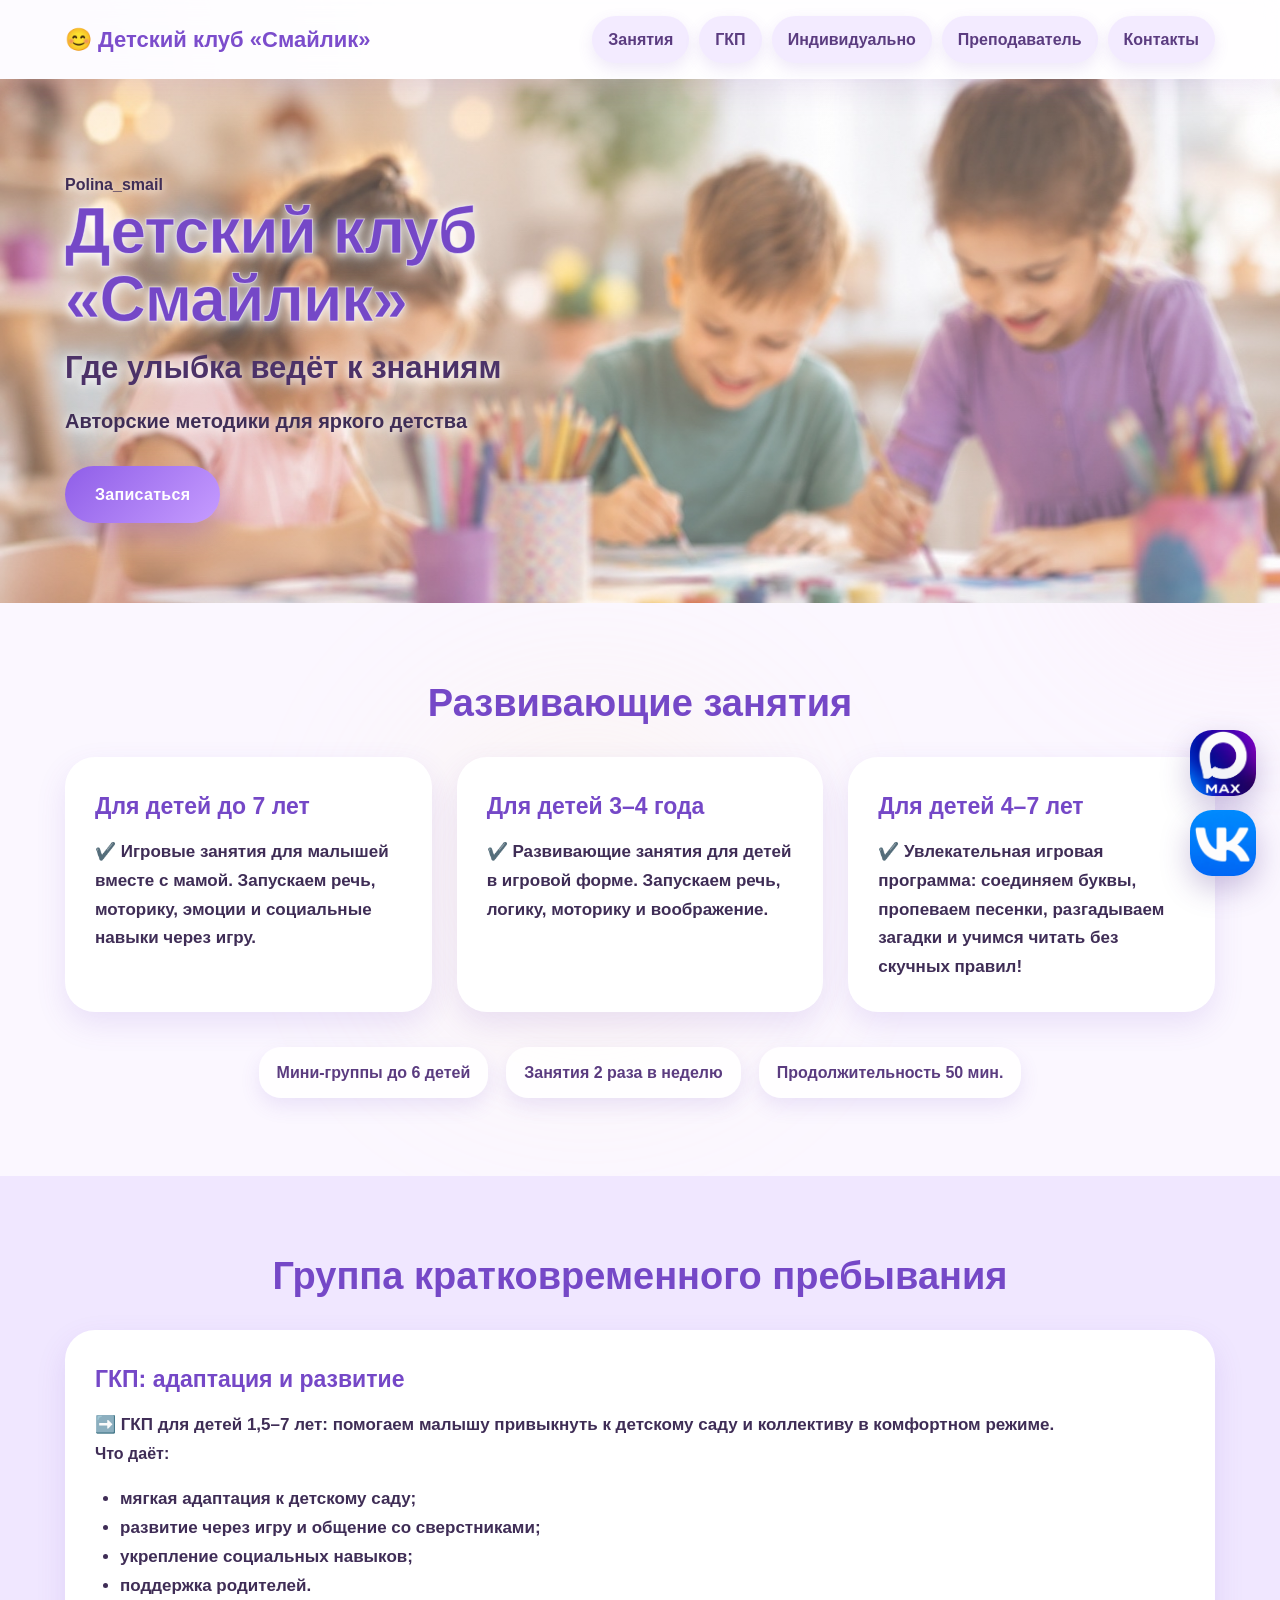
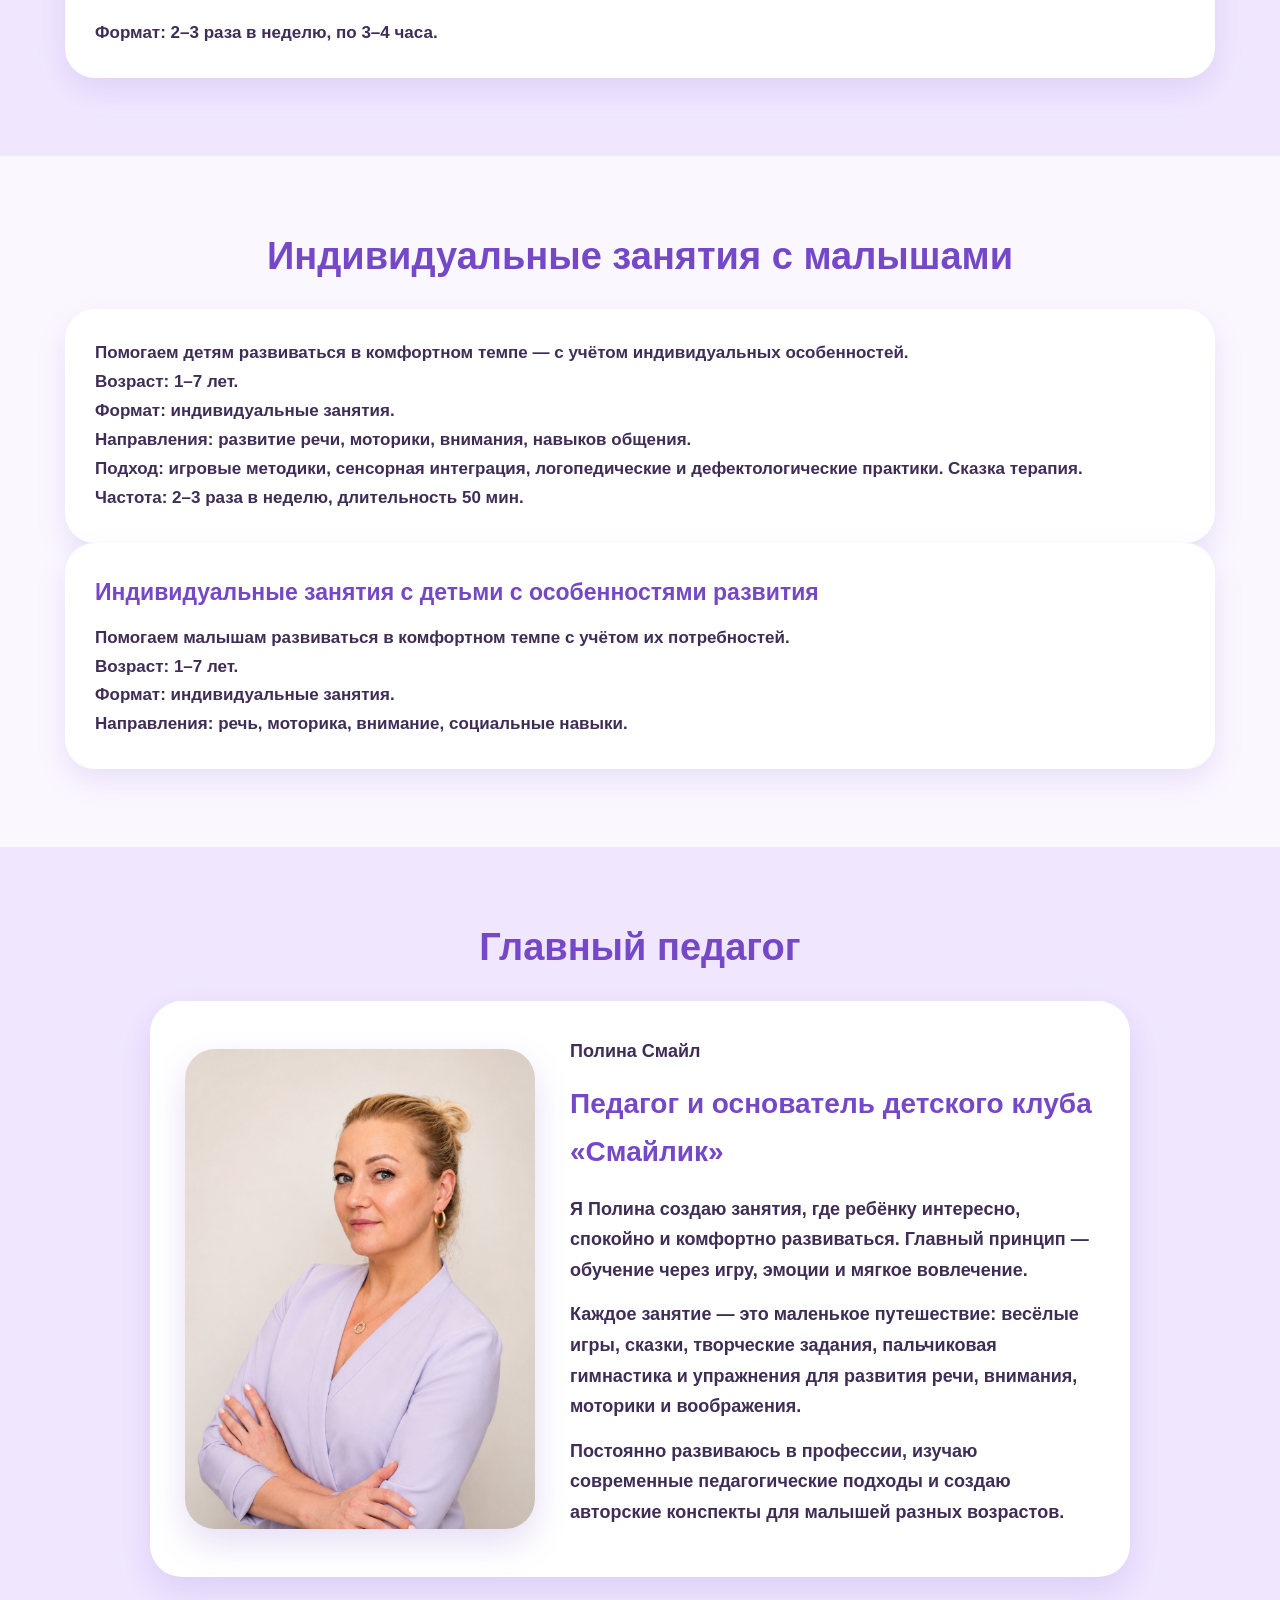
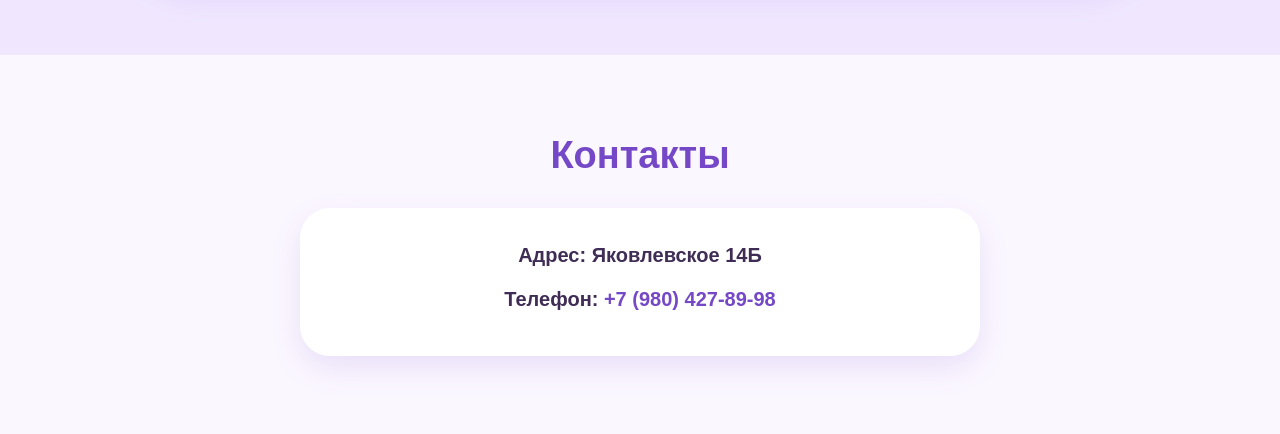
<file: index.html>
<!DOCTYPE html>
<html lang="ru">
<head>
  
  <meta charset="UTF-8">
  <meta name="viewport" content="width=device-width, initial-scale=1.0">
  <title>😊 Детский клуб «Смайлик» | Развитие и подготовка к школе</title>
  <link rel="icon" type="image/png" href="ava.png">
  <meta name="description" content="Детский клуб «Смайлик» — развивающие занятия для детей, подготовка к школе, мини-группы и авторские методики в Коммунарке и Новой Москве.">

<meta name="keywords" content="детский клуб яковлевское, подготовка к школе яковлевское, занятия для детей новая москва, детский центр яковлевское">

<meta name="author" content="Смайлик">
  <link rel="stylesheet" href="style.css">
</head>
<body>
  <div class="blur blur-1"></div>
<div class="blur blur-2"></div>
<div class="blur blur-3"></div>

<header class="header">
  <div class="container header-inner">
    <div class="logo">😊 Детский клуб «Смайлик»</div>
   <nav>
  <a href="#programs">Занятия</a>
  <a href="#gkp">ГКП</a>
  <a href="#individual">Индивидуально</a>
  <a href="#teacher">Преподаватель</a>
  <a href="#contacts">Контакты</a>
</nav>
  </div>
</header>

<section class="hero">
  <div class="container hero-content">
    <div>
      <p class="instagram">Polina_smail</p>
      <h1>Детский клуб «Смайлик»</h1>
      <h2>Где улыбка ведёт к знаниям</h2>
      <p class="hero-text">Авторские методики для яркого детства</p>
      <a href="#contacts" class="btn">Записаться</a>
    </div>
      
    </div>
  </div>
</section>

<section id="programs" class="section">
  <div class="container">
    <h2>Развивающие занятия</h2>

    <div class="cards">
      <div class="card">
        <h3>Для детей до 7 лет</h3>
        <p>✔️ Игровые занятия для малышей вместе с мамой. Запускаем речь, моторику, эмоции и социальные навыки через игру.</p>
      </div>

      <div class="card">
        <h3>Для детей 3–4 года</h3>
        <p>✔️ Развивающие занятия для детей в игровой форме. Запускаем речь, логику, моторику и воображение.</p>
      </div>

      <div class="card">
        <h3>Для детей 4–7 лет</h3>
        <p>✔️ Увлекательная игровая программа: соединяем буквы, пропеваем песенки, разгадываем загадки и учимся читать без скучных правил!</p>
      </div>
    </div>

    <div class="info">
      <span>Мини-группы до 6 детей</span>
      <span>Занятия 2 раза в неделю</span>
      <span>Продолжительность 50 мин.</span>
    </div>
  </div>
</section>

<section id="gkp" class="section purple">
  <div class="container">
    <h2>Группа кратковременного пребывания</h2>

    <div class="big-card">
      <h3>ГКП: адаптация и развитие</h3>
      <p>➡️ ГКП для детей 1,5–7 лет: помогаем малышу привыкнуть к детскому саду и коллективу в комфортном режиме.</p>

      <h4>Что даёт:</h4>
      <ul>
        <li>мягкая адаптация к детскому саду;</li>
        <li>развитие через игру и общение со сверстниками;</li>
        <li>укрепление социальных навыков;</li>
        <li>поддержка родителей.</li>
      </ul>

      <p><strong>Формат:</strong> 2–3 раза в неделю, по 3–4 часа.</p>
    </div>
  </div>
</section>

<section id="individual" class="section">
  <div class="container">
    <h2>Индивидуальные занятия с малышами</h2>

    <div class="big-card">
      <p>Помогаем детям развиваться в комфортном темпе — с учётом индивидуальных особенностей.</p>
      <p><strong>Возраст:</strong> 1–7 лет.</p>
      <p><strong>Формат:</strong> индивидуальные занятия.</p>
      <p><strong>Направления:</strong> развитие речи, моторики, внимания, навыков общения.</p>
      <p><strong>Подход:</strong> игровые методики, сенсорная интеграция, логопедические и дефектологические практики. Сказка терапия.</p>
      <p><strong>Частота:</strong> 2–3 раза в неделю, длительность 50 мин.</p>
    </div>

    <div class="big-card second">
      <h3>Индивидуальные занятия с детьми с особенностями развития</h3>
      <p>Помогаем малышам развиваться в комфортном темпе с учётом их потребностей.</p>
      <p><strong>Возраст:</strong> 1–7 лет.</p>
      <p><strong>Формат:</strong> индивидуальные занятия.</p>
      <p><strong>Направления:</strong> речь, моторика, внимание, социальные навыки.</p>
    </div>
  </div>
</section>

<section id="teacher" class="section purple">
  <div class="container">
    <h2>Главный педагог</h2>

    <div class="teacher-card">
      <div class="teacher-photo">
        <img src="/web/polina.png.png" alt="Педагог Полина">
      </div>

      <div class="teacher-text">
        <p class="instagram">Полина Смайл</p>
        <h3>Педагог и основатель детского клуба «Смайлик»</h3>

        <p>
          Я Полина создаю занятия, где ребёнку интересно, спокойно и комфортно развиваться.
          Главный принцип — обучение через игру, эмоции и мягкое вовлечение.
        </p>

        <p>
          Каждое занятие — это маленькое путешествие: весёлые игры, сказки,
          творческие задания, пальчиковая гимнастика и упражнения для развития речи,
          внимания, моторики и воображения.
        </p>

        <p>
          Постоянно развиваюсь в профессии, изучаю современные педагогические
          подходы и создаю авторские конспекты для малышей разных возрастов.
        </p>
      </div>
    </div>
  </div>
</section>

<section id="contacts" class="section contacts">
  <div class="container">
    <h2>Контакты</h2>

    <div class="contact-box">
      <p><strong>Адрес:</strong> Яковлевское 14Б</p>
      <p><strong>Телефон:</strong> <a href="tel:+79804278998">+7 (980) 427-89-98</a></p>
    </div>

<div class="floating-socials">

 <div class="floating-socials">
  <a href="https://max.ru/" target="_blank" class="social-icon" data-title="Написать в MAX">
    <img src="jpg/max.png" alt="MAX">
  </a>

  <a href="https://vk.com/psmayl84" target="_blank" class="social-icon" data-title="Написать ВКонтакте">
    <img src="jpg/vk.png" alt="VK">
  </a>
</div>
</div>

</body>
</html>
</file>
<file: style.css>
* {
  margin: 0;
  padding: 0;
  box-sizing: border-box;
}

html {
  scroll-behavior: smooth;
}

body {
  background: #fbf7ff;
  color: #3f2d56;
  font-family: Arial, sans-serif;
  line-height: 1.7;
  font-weight: 600;
  overflow-x: hidden;
}

.container {
  width: 90%;
  max-width: 1150px;
  margin: auto;
}

.header {
  background: rgba(255, 255, 255, 0.82);
  backdrop-filter: blur(14px);
  padding: 16px 0;
  position: sticky;
  top: 0;
  z-index: 100;
  box-shadow: 0 10px 30px rgba(130, 85, 180, 0.12);
  position: sticky;
top: 0;
z-index: 1000;
backdrop-filter: blur(14px);
}

.header-inner {
  display: flex;
  justify-content: space-between;
  align-items: center;
  gap: 25px;
}

.logo {
  color: #7c4dcc;
  font-size: 22px;
  font-weight: 900;
  text-decoration: none;
  white-space: nowrap;
}

nav {
  display: flex;
  align-items: center;
  gap: 10px;
  flex-wrap: wrap;
  justify-content: flex-end;
}

nav a {
  color: #5b3c80;
  text-decoration: none;
  font-weight: 900;
  background: #f3ebff;
  padding: 10px 16px;
  border-radius: 999px;
  box-shadow: 0 6px 16px rgba(116, 72, 199, 0.12);
  transition: 0.3s;
}

nav a:hover {
  color: white;
  background: linear-gradient(135deg, #8f5ee8, #c69cff);
  transform: translateY(-3px);
}

.hero {
    position: relative;
    overflow: hidden;
    padding: 92px 0 80px;

    background:
    linear-gradient(rgba(255,255,255,0.65), rgba(255,255,255,0.65)),
    url('/jpg/kids-bg.jpg.jpg');

    background-size: cover;
    background-position: center;
    background-repeat: no-repeat;
    animation: heroZoom 18s ease-in-out infinite alternate;
}
.hero-bg {
  position: absolute;
  border-radius: 999px;
  filter: blur(4px);
  opacity: 0.75;
}

.hero-bg-1 {
  width: 260px;
  height: 260px;
  background: #ffd6ee;
  top: 55px;
  left: -90px;
}

.hero-bg-2 {
  width: 330px;
  height: 330px;
  background: #d9c7ff;
  right: -130px;
  bottom: -130px;
}

.hero-content {
  grid-template-columns: 1fr;
}

.hero-text-block,
.hero-content > div:first-child {
  max-width: 620px;
}

.tag {
  display: inline-block;
  background: #ffffff;
  color: #8a5be0;
  padding: 8px 18px;
  border-radius: 30px;
  margin-bottom: 18px;
  font-weight: 900;
  box-shadow: 0 10px 24px rgba(116, 72, 199, 0.10);
}

h1 {
  font-size: clamp(40px, 6vw, 64px);
  color: #7548c7;
  line-height: 1.05;
  margin-bottom: 16px;
  font-weight: 900;
  letter-spacing: -1px;
}

h2 {
  color: #7548c7;
  font-size: clamp(28px, 4vw, 38px);
  text-align: center;
  margin-bottom: 30px;
  font-weight: 900;
  line-height: 1.2;
}

.hero h2 {
  text-align: left;
  color: #4c3268;
  font-size: clamp(23px, 3vw, 31px);
  margin-bottom: 18px;
}

.hero-text {
  font-size: 20px;
  margin-bottom: 28px;
  font-weight: 800;
  max-width: 620px;
}

.hero-actions {
  display: flex;
  gap: 14px;
  flex-wrap: wrap;
  margin-bottom: 22px;
}

.btn {
  display: inline-flex;
  align-items: center;
  justify-content: center;
  background: linear-gradient(135deg, #8f5ee8, #c69cff);
  color: white;
  padding: 15px 30px;
  border-radius: 35px;
  text-decoration: none;
  border: none;
  cursor: pointer;
  font-weight: 900;
  font-size: 16px;
  letter-spacing: 0.3px;
  box-shadow: 0 12px 28px rgba(143, 94, 232, 0.32);
  transition: 0.3s;
}

.btn:hover {
  transform: translateY(-4px) scale(1.02);
}

.btn-light {
  background: #ffffff;
  color: #7548c7;
  box-shadow: 0 12px 28px rgba(116, 72, 199, 0.14);
}

.btn-vk {
  background: linear-gradient(135deg, #4c75a3, #5b88bd);
}

.hero-points {
  display: flex;
  flex-wrap: wrap;
  gap: 12px;
}

.hero-points span,
.teacher-badges span,
.info span {
  background: rgba(255, 255, 255, 0.82);
  color: #5b3c80;
  padding: 12px 18px;
  border-radius: 22px;
  font-weight: 900;
  box-shadow: 0 8px 20px rgba(116, 72, 199, 0.12);
}

.hero-card {
  position: relative;
  background: rgba(255, 255, 255, 0.72);
  border: 1px solid rgba(255,255,255,0.8);
  padding: 28px;
  border-radius: 38px;
  box-shadow: 0 22px 55px rgba(116, 72, 199, 0.22);
  transition: 0.35s;
cursor: pointer;
.card:hover {
  transform: translateY(-10px);
  box-shadow: 0 20px 40px rgba(116,72,199,0.18);
}
}

.hero-illustration {
  min-height: 360px;
  border-radius: 32px;
  background:
    radial-gradient(circle at 20% 20%,
    #fff7c2 0 10%, transparent 11%),
    radial-gradient(circle at 82% 25%, #ffd6ee 0 12%, transparent 13%),
    linear-gradient(145deg, #f7e8ff, #e9ddff 45%, #fff0f8);
  position: relative;
  overflow: hidden;
  display: grid;
  place-items: center;
}

.hero-illustration::before {
  content: "";
  position: absolute;
  width: 120%;
  height: 110px;
  background: rgba(255,255,255,0.75);
  bottom: -35px;
  left: -10%;
  border-radius: 50%;
}

.sun,
.rainbow,
.kids,
.stars {
  position: absolute;
  line-height: 1;
}

.sun {
  font-size: 58px;
  left: 35px;
  top: 30px;
}

.rainbow {
  font-size: 82px;
  right: 32px;
  top: 70px;
}

.kids {
  font-size: 96px;
  bottom: 68px;
  left: 50%;
  transform: translateX(-50%);
  z-index: 2;
}

.stars {
  font-size: 26px;
  right: 40px;
  bottom: 45px;
}

.hero-card-text {
  padding-top: 18px;
  text-align: center;
}

.hero-card-text strong {
  color: #7548c7;
  font-size: 20px;
}

.hero-card-text p {
  color: #5b3c80;
  font-weight: 800;
}

.section {
  padding: 78px 0;
}

.section-head {
  max-width: 760px;
  margin: 0 auto 36px;
  text-align: center;
}

.purple {
  background: #f0e7ff;
}

.cards {
  display: grid;
  grid-template-columns: repeat(3, 1fr);
  gap: 25px;
}

.card,
.big-card,
.contact-box,
.review-card,
.visual-card,
.teacher-card {
  background: #ffffff;
  padding: 30px;
  border-radius: 30px;
  box-shadow: 0 12px 30px rgba(116, 72, 199, 0.13);
  transition: 0.3s;
}

.card:hover,
.big-card:hover,
.contact-box:hover,
.review-card:hover,
.visual-card:hover,
.teacher-card:hover {
  transform: translateY(-6px);
  box-shadow: 0 20px 44px rgba(116, 72, 199, 0.20);
}

.icon {
  width: 58px;
  height: 58px;
  border-radius: 20px;
  background: #f0e7ff;
  display: grid;
  place-items: center;
  font-size: 29px;
  margin-bottom: 18px;
}

.card h3,
.big-card h3,
.visual-card h3 {
  color: #7548c7;
  font-size: 23px;
  margin-bottom: 12px;
  font-weight: 900;
}

.card p,
.big-card p,
.big-card li,
.review-card p,
.visual-card p {
  font-size: 17px;
  font-weight: 700;
}

.program-card {
  padding: 18px;
}

.program-card h3,
.program-card p {
  padding-left: 12px;
  padding-right: 12px;
}

.program-img {
  height: 190px;
  border-radius: 26px;
  display: grid;
  place-items: center;
  font-size: 80px;
  margin-bottom: 22px;
}

.img-1 {
  background: linear-gradient(135deg, #ffe7f3, #f4dcff);
}

.img-2 {
  background: linear-gradient(135deg, #fff2c6, #e7dcff);
}

.img-3 {
  background: linear-gradient(135deg, #ddf7ff, #f3ddff);
}

.info {
  display: flex;
  justify-content: center;
  gap: 18px;
  flex-wrap: wrap;
  margin-top: 35px;
}

.split {
  display: grid;
  grid-template-columns: 0.8fr 1.2fr;
  gap: 32px;
  align-items: center;
}

.visual-card {
  min-height: 410px;
  display: grid;
  place-items: center;
  text-align: center;
  background: linear-gradient(145deg, #fff, #fff4fb);
}

.visual-emoji {
  font-size: 120px;
}

.big-card ul {
  margin: 18px 0 18px 25px;
}

.big-card .btn {
  margin-top: 15px;
}

.two-cards {
  display: grid;
  grid-template-columns: repeat(2, 1fr);
  gap: 25px;
}

.teacher-section {
  background: linear-gradient(135deg, #fff9ee, #fbf7ff);
}

.teacher-card {
  display: grid;
  grid-template-columns: 0.7fr 1.3fr;
  align-items: center;
  gap: 30px;
  max-width: 980px;
  margin: auto;
}

.teacher-photo {
  height: 320px;
  border-radius: 30px;
  background: linear-gradient(135deg, #f4dcff, #fff2c6);
  display: grid;
  place-items: center;
}

.teacher-photo span {
  font-size: 120px;
}

.teacher-badges {
  display: flex;
  flex-wrap: wrap;
  gap: 12px;
  margin-top: 22px;
}

.review-card p {
  margin-bottom: 18px;
}

.review-card strong {
  color: #7548c7;
}

.contacts {
  text-align: center;
}

.contact-box {
  max-width: 680px;
  margin: 0 auto;
}

.contact-box p {
  font-size: 20px;
  font-weight: 800;
  margin-bottom: 10px;
}

.contact-box a:not(.btn) {
  color: #7548c7;
  text-decoration: none;
  font-weight: 900;
}

.contact-actions {
  margin-top: 24px;
  display: flex;
  gap: 14px;
  justify-content: center;
  flex-wrap: wrap;
}

.footer {
  background: #7c4dcc;
  color: white;
  text-align: center;
  padding: 26px;
  font-weight: 800;
}

.fixed-buttons {
  position: fixed;
  right: 22px;
  bottom: 22px;
  display: flex;
  flex-direction: column;
  gap: 12px;
  z-index: 9999;
}

.float-btn {
  padding: 13px 18px;
  border-radius: 999px;
  color: white;
  text-decoration: none;
  font-weight: 900;
  box-shadow: 0 10px 25px rgba(50, 25, 80, 0.25);
  transition: 0.3s;
}

.float-btn:hover {
  transform: translateY(-3px) scale(1.04);
}

.max-float {
  background: linear-gradient(135deg, #9b6fe8, #c49cff);
}

.vk-float {
  background: linear-gradient(135deg, #4c75a3, #5b88bd);
}

@media (max-width: 900px) {
  .header-inner {
    flex-direction: column;
    text-align: center;
  }

  .nav {
    justify-content: center;
  }

  .hero-content,
  .split,
  .two-cards,
  .teacher-card {
    grid-template-columns: 1fr;
  }

  .hero {
    padding: 70px 0;
  }

  .hero-info,
  .hero h2 {
    text-align: center;
  }

  .hero-actions,
  .hero-points {
    justify-content: center;
  }

  .cards {
    grid-template-columns: 1fr;
  }

  .teacher-photo,
  .hero-illustration {
    min-height: 280px;
  }
}

@media (max-width: 520px) {
  .container {
    width: 92%;
  }

  .nav a {
    font-size: 14px;
  }

  .hero-actions .btn,
  .contact-actions .btn {
    width: 100%;
  }

  .card,
  .big-card,
  .contact-box,
  .review-card,
  .visual-card,
  .teacher-card {
    padding: 22px;
  }

  .program-img {
    height: 150px;
  }

  .fixed-buttons {
    right: 14px;
    bottom: 14px;
  }

  .float-btn {
    padding: 11px 14px;
    font-size: 14px;
  }
}
.teacher-card {
  display: grid;
  grid-template-columns: 0.8fr 1.2fr;
  gap: 35px;
  align-items: center;
  background: #ffffff;
  padding: 35px;
  border-radius: 32px;
  box-shadow: 0 14px 35px rgba(116, 72, 199, 0.16);
}

* {
  margin: 0;
  padding: 0;
  box-sizing: border-box;
}

html {
  scroll-behavior: smooth;
}

body {
  background: #fbf7ff;
  color: #3f2d56;
  font-family: Arial, sans-serif;
  line-height: 1.7;
  font-weight: 600;
  overflow-x: hidden;
}

.container {
  width: 90%;
  max-width: 1150px;
  margin: auto;
}

.header {
  background: rgba(255, 255, 255, 0.82);
  backdrop-filter: blur(14px);
  padding: 16px 0;
  position: sticky;
  top: 0;
  z-index: 100;
  box-shadow: 0 10px 30px rgba(130, 85, 180, 0.12);
}

.header-inner {
  display: flex;
  justify-content: space-between;
  align-items: center;
  gap: 25px;
}

.logo {
  color: #7c4dcc;
  font-size: 22px;
  font-weight: 900;
  text-decoration: none;
  white-space: nowrap;
}

nav {
  display: flex;
  align-items: center;
  gap: 10px;
  flex-wrap: wrap;
  justify-content: flex-end;
}

nav a {
  color: #5b3c80;
  text-decoration: none;
  font-weight: 900;
  background: #f3ebff;
  padding: 10px 16px;
  border-radius: 999px;
  box-shadow: 0 6px 16px rgba(116, 72, 199, 0.12);
  transition: 0.3s;
}

nav a:hover {
  color: white;
  background: linear-gradient(135deg, #8f5ee8, #c69cff);
  transform: translateY(-3px);
}

.hero {
  position: relative;
  overflow: hidden;
  padding: 92px 0 80px;

  background-image:
    linear-gradient(rgba(255,255,255,0.25), rgba(255,255,255,0.25)),
    url("/jpg/kids-bg.jpg.jpg");

  background-size: cover;
  background-position: center;
  background-repeat: no-repeat;
}

.hero-bg {
  position: absolute;
  border-radius: 999px;
  filter: blur(4px);
  opacity: 0.75;
}

.hero-bg-1 {
  width: 260px;
  height: 260px;
  background: #ffd6ee;
  top: 55px;
  left: -90px;
}

.hero-bg-2 {
  width: 330px;
  height: 330px;
  background: #d9c7ff;
  right: -130px;
  bottom: -130px;
}

.hero-content {
  position: relative;
  display: grid;
  grid-template-columns: 1.15fr 0.85fr;
  align-items: center;
  gap: 45px;
  z-index: 2;
}

.tag {
  display: inline-block;
  background: #ffffff;
  color: #8a5be0;
  padding: 8px 18px;
  border-radius: 30px;
  margin-bottom: 18px;
  font-weight: 900;
  box-shadow: 0 10px 24px rgba(116, 72, 199, 0.10);
}

h1 {
  font-size: clamp(40px, 6vw, 64px);
  color: #7548c7;
  line-height: 1.05;
  margin-bottom: 16px;
  font-weight: 900;
  letter-spacing: -1px;
}

h2 {
  color: #7548c7;
  font-size: clamp(28px, 4vw, 38px);
  text-align: center;
  margin-bottom: 30px;
  font-weight: 900;
  line-height: 1.2;
}

.hero h2 {
  text-align: left;
  color: #4c3268;
  font-size: clamp(23px, 3vw, 31px);
  margin-bottom: 18px;
}

.hero-text {
  font-size: 20px;
  margin-bottom: 28px;
  font-weight: 800;
  max-width: 620px;
}

.hero-actions {
  display: flex;
  gap: 14px;
  flex-wrap: wrap;
  margin-bottom: 22px;
}

.btn {
  display: inline-flex;
  align-items: center;
  justify-content: center;
  background: linear-gradient(135deg, #8f5ee8, #c69cff);
  color: white;
  padding: 15px 30px;
  border-radius: 35px;
  text-decoration: none;
  border: none;
  cursor: pointer;
  font-weight: 900;
  font-size: 16px;
  letter-spacing: 0.3px;
  box-shadow: 0 12px 28px rgba(143, 94, 232, 0.32);
  transition: 0.3s;
}

.btn:hover {
  transform: translateY(-4px) scale(1.02);
}

.btn-light {
  background: #ffffff;
  color: #7548c7;
  box-shadow: 0 12px 28px rgba(116, 72, 199, 0.14);
}

.btn-vk {
  background: linear-gradient(135deg, #4c75a3, #5b88bd);
}

.hero-points {
  display: flex;
  flex-wrap: wrap;
  gap: 12px;
}

.hero-points span,
.teacher-badges span,
.info span {
  background: rgba(255, 255, 255, 0.82);
  color: #5b3c80;
  padding: 12px 18px;
  border-radius: 22px;
  font-weight: 900;
  box-shadow: 0 8px 20px rgba(116, 72, 199, 0.12);
}

.hero-card {
  position: relative;
  background: rgba(255, 255, 255, 0.72);
  border: 1px solid rgba(255,255,255,0.8);
  padding: 28px;
  border-radius: 38px;
  box-shadow: 0 22px 55px rgba(116, 72, 199, 0.22);
}

.hero-illustration {
  min-height: 360px;
  border-radius: 32px;
  background:
    radial-gradient(circle at 20% 20%, #fff7c2 0 10%, transparent 11%),
    radial-gradient(circle at 82% 25%, #ffd6ee 0 12%, transparent 13%),
    linear-gradient(145deg, #f7e8ff, #e9ddff 45%, #fff0f8);
  position: relative;
  overflow: hidden;
  display: grid;
  place-items: center;
}

.hero-illustration::before {
  content: "";
  position: absolute;
  width: 120%;
  height: 110px;
  background: rgba(255,255,255,0.75);
  bottom: -35px;
  left: -10%;
  border-radius: 50%;
}

.sun,
.rainbow,
.kids,
.stars {
  position: absolute;
  line-height: 1;
}

.sun {
  font-size: 58px;
  left: 35px;
  top: 30px;
}

.rainbow {
  font-size: 82px;
  right: 32px;
  top: 70px;
}

.kids {
  font-size: 96px;
  bottom: 68px;
  left: 50%;
  transform: translateX(-50%);
  z-index: 2;
}

.stars {
  font-size: 26px;
  right: 40px;
  bottom: 45px;
}

.hero-card-text {
  padding-top: 18px;
  text-align: center;
}

.hero-card-text strong {
  color: #7548c7;
  font-size: 20px;
}

.hero-card-text p {
  color: #5b3c80;
  font-weight: 800;
}

.section {
  padding: 78px 0;
}

.section-head {
  max-width: 760px;
  margin: 0 auto 36px;
  text-align: center;
}

.purple {
  background: #f0e7ff;
}

.cards {
  display: grid;
  grid-template-columns: repeat(3, 1fr);
  gap: 25px;
}

.card,
.big-card,
.contact-box,
.review-card,
.visual-card,
.teacher-card {
  background: #ffffff;
  padding: 30px;
  border-radius: 30px;
  box-shadow: 0 12px 30px rgba(116, 72, 199, 0.13);
  transition: 0.3s;
}

.card:hover,
.big-card:hover,
.contact-box:hover,
.review-card:hover,
.visual-card:hover,
.teacher-card:hover {
  transform: translateY(-6px);
  box-shadow: 0 20px 44px rgba(116, 72, 199, 0.20);
}

.icon {
  width: 58px;
  height: 58px;
  border-radius: 20px;
  background: #f0e7ff;
  display: grid;
  place-items: center;
  font-size: 29px;
  margin-bottom: 18px;
}

.card h3,
.big-card h3,
.visual-card h3 {
  color: #7548c7;
  font-size: 23px;
  margin-bottom: 12px;
  font-weight: 900;
}

.card p,
.big-card p,
.big-card li,
.review-card p,
.visual-card p {
  font-size: 17px;
  font-weight: 700;
}

.program-card {
  padding: 18px;
}

.program-card h3,
.program-card p {
  padding-left: 12px;
  padding-right: 12px;
}

.program-img {
  height: 190px;
  border-radius: 26px;
  display: grid;
  place-items: center;
  font-size: 80px;
  margin-bottom: 22px;
}

.img-1 {
  background: linear-gradient(135deg, #ffe7f3, #f4dcff);
}

.img-2 {
  background: linear-gradient(135deg, #fff2c6, #e7dcff);
}

.img-3 {
  background: linear-gradient(135deg, #ddf7ff, #f3ddff);
}

.info {
  display: flex;
  justify-content: center;
  gap: 18px;
  flex-wrap: wrap;
  margin-top: 35px;
}

.split {
  display: grid;
  grid-template-columns: 0.8fr 1.2fr;
  gap: 32px;
  align-items: center;
}

.visual-card {
  min-height: 410px;
  display: grid;
  place-items: center;
  text-align: center;
  background: linear-gradient(145deg, #fff, #fff4fb);
}

.visual-emoji {
  font-size: 120px;
}

.big-card ul {
  margin: 18px 0 18px 25px;
}

.big-card .btn {
  margin-top: 15px;
}

.two-cards {
  display: grid;
  grid-template-columns: repeat(2, 1fr);
  gap: 25px;
}

.teacher-section {
  background: linear-gradient(135deg, #fff9ee, #fbf7ff);
}

.teacher-card {
  display: grid;
  grid-template-columns: 0.7fr 1.3fr;
  align-items: center;
  gap: 30px;
  max-width: 980px;
  margin: auto;
}

.teacher-photo {
  height: 320px;
  border-radius: 30px;
  background: linear-gradient(135deg, #f4dcff, #fff2c6);
  display: grid;
  place-items: center;
}

.teacher-photo span {
  font-size: 120px;
}

.teacher-badges {
  display: flex;
  flex-wrap: wrap;
  gap: 12px;
  margin-top: 22px;
}

.review-card p {
  margin-bottom: 18px;
}

.review-card strong {
  color: #7548c7;
}

.contacts {
  text-align: center;
}

.contact-box {
  max-width: 680px;
  margin: 0 auto;
}

.contact-box p {
  font-size: 20px;
  font-weight: 800;
  margin-bottom: 10px;
}

.contact-box a:not(.btn) {
  color: #7548c7;
  text-decoration: none;
  font-weight: 900;
}

.contact-actions {
  margin-top: 24px;
  display: flex;
  gap: 14px;
  justify-content: center;
  flex-wrap: wrap;
}

.footer {
  background: #7c4dcc;
  color: white;
  text-align: center;
  padding: 26px;
  font-weight: 800;
}

.fixed-buttons {
  position: fixed;
  right: 22px;
  bottom: 22px;
  display: flex;
  flex-direction: column;
  gap: 12px;
  z-index: 9999;
}

.float-btn {
  padding: 13px 18px;
  border-radius: 999px;
  color: white;
  text-decoration: none;
  font-weight: 900;
  box-shadow: 0 10px 25px rgba(50, 25, 80, 0.25);
  transition: 0.3s;
}

.float-btn:hover {
  transform: translateY(-3px) scale(1.04);
}

.max-float {
  background: linear-gradient(135deg, #9b6fe8, #c49cff);
}

.vk-float {
  background: linear-gradient(135deg, #4c75a3, #5b88bd);
}

@media (max-width: 900px) {
  .header-inner {
    flex-direction: column;
    text-align: center;
  }

  .nav {
    justify-content: center;
  }

  .hero-content,
  .split,
  .two-cards,
  .teacher-card {
    grid-template-columns: 1fr;
  }

  .hero {
    padding: 70px 0;
  }

  .hero-info,
  .hero h2 {
    text-align: center;
  }

  .hero-actions,
  .hero-points {
    justify-content: center;
  }

  .cards {
    grid-template-columns: 1fr;
  }

  .teacher-photo,
  .hero-illustration {
    min-height: 280px;
  }
}

@media (max-width: 520px) {
  .container {
    width: 92%;
  }

  .nav a {
    font-size: 14px;
  }

  .hero-actions .btn,
  .contact-actions .btn {
    width: 100%;
  }

  .card,
  .big-card,
  .contact-box,
  .review-card,
  .visual-card,
  .teacher-card {
    padding: 22px;
  }

  .program-img {
    height: 150px;
  }

  .fixed-buttons {
    right: 14px;
    bottom: 14px;
  }

  .float-btn {
    padding: 11px 14px;
    font-size: 14px;
  }
}
.teacher-card {
  display: grid;
  grid-template-columns: 0.8fr 1.2fr;
  gap: 35px;
  align-items: center;
  background: #ffffff;
  padding: 35px;
  border-radius: 32px;
  box-shadow: 0 14px 35px rgba(116, 72, 199, 0.16);
}

.teacher-photo {
  display: flex;
  align-items: center;
  justify-content: center;
}

.teacher-photo img {
  width: 100%;
  max-width: 380px;
  height: 480px;
  object-fit: cover;
  object-position: center;
  border-radius: 30px;
  box-shadow: 0 14px 35px rgba(116,72,199,0.18);
}

.teacher-text h3 {
  color: #7548c7;
  font-size: 28px;
  margin-bottom: 18px;
  font-weight: 900;
}

.teacher-text p {
  font-size: 18px;
  font-weight: 700;
  margin-bottom: 14px;
}

@media (max-width: 800px) {
  .teacher-card {
    grid-template-columns: 1fr;
    padding: 25px;
  }

  .teacher-photo img {
    height: 360px;
  }
}.floating-socials {
  position: fixed;
  right: 22px;
  bottom: 22px;
  display: flex;
  flex-direction: column;
  gap: 14px;
  z-index: 9999;
  .floating-socials {
  position: fixed;
  right: 24px;
  bottom: 24px;
  display: flex;
  flex-direction: column;
  gap: 14px;
  z-index: 9999;
}

.social-icon {
  width: 66px;
  height: 66px;
  border-radius: 22px;
  overflow: hidden;
  background: #ffffff;
  box-shadow: 0 12px 30px rgba(80, 45, 140, 0.28);
  transition: 0.3s;
  position: relative;
}

.social-icon:hover {
  transform: translateY(-5px) scale(1.07);
  box-shadow: 0 18px 40px rgba(80, 45, 140, 0.38);
}

.social-icon img {
  width: 100%;
  height: 100%;
  object-fit: cover;
}

.social-icon::after {
  content: attr(data-title);
  position: absolute;
  right: 78px;
  top: 50%;
  transform: translateY(-50%);
  background: white;
  color: #5b3c80;
  padding: 8px 14px;
  border-radius: 18px;
  font-size: 14px;
  font-weight: 900;
  white-space: nowrap;
  opacity: 0;
  pointer-events: none;
  box-shadow: 0 8px 20px rgba(116,72,199,0.16);
  transition: 0.3s;
}

.social-icon:hover::after {
  opacity: 1;
}
}

.social-icon {
  width: 68px;
  height: 68px;
  border-radius: 50%;
  overflow: hidden;
  box-shadow: 0 10px 28px rgba(0,0,0,0.22);
  transition: 0.3s;
  background: white;
}

.social-icon:hover {
  transform: scale(1.08) translateY(-4px);
}

.social-icon img {
  width: 100%;
  height: 100%;
  object-fit: cover;
}
.hero h1,
.hero h2,
.hero-text,
.hero .instagram {
  text-shadow: 
    0 2px 8px rgba(255,255,255,0.9),
    0 4px 18px rgba(255,255,255,0.75);
}

.hero h1 {
  -webkit-text-stroke: 1px rgba(255,255,255,0.55);
}
@keyframes heroZoom {
  from {
    background-size: 100%;
  }

  to {
    background-size: 108%;
  }
}
.blur {
  position: fixed;
  border-radius: 50%;
  filter: blur(110px);
  opacity: 0.32;
  z-index: -1;
  pointer-events: none;
}

.blur-1 {
  width: 320px;
  height: 320px;
  background: #d8b4ff;
  top: -100px;
  left: -120px;
}

.blur-2 {
  width: 260px;
  height: 260px;
  background: #ffd6ea;
  top: 40%;
  right: -100px;
}

.blur-3 {
  width: 280px;
  height: 280px;
  background: #fff0b8;
  bottom: -120px;
  left: 35%;
}
</file>
